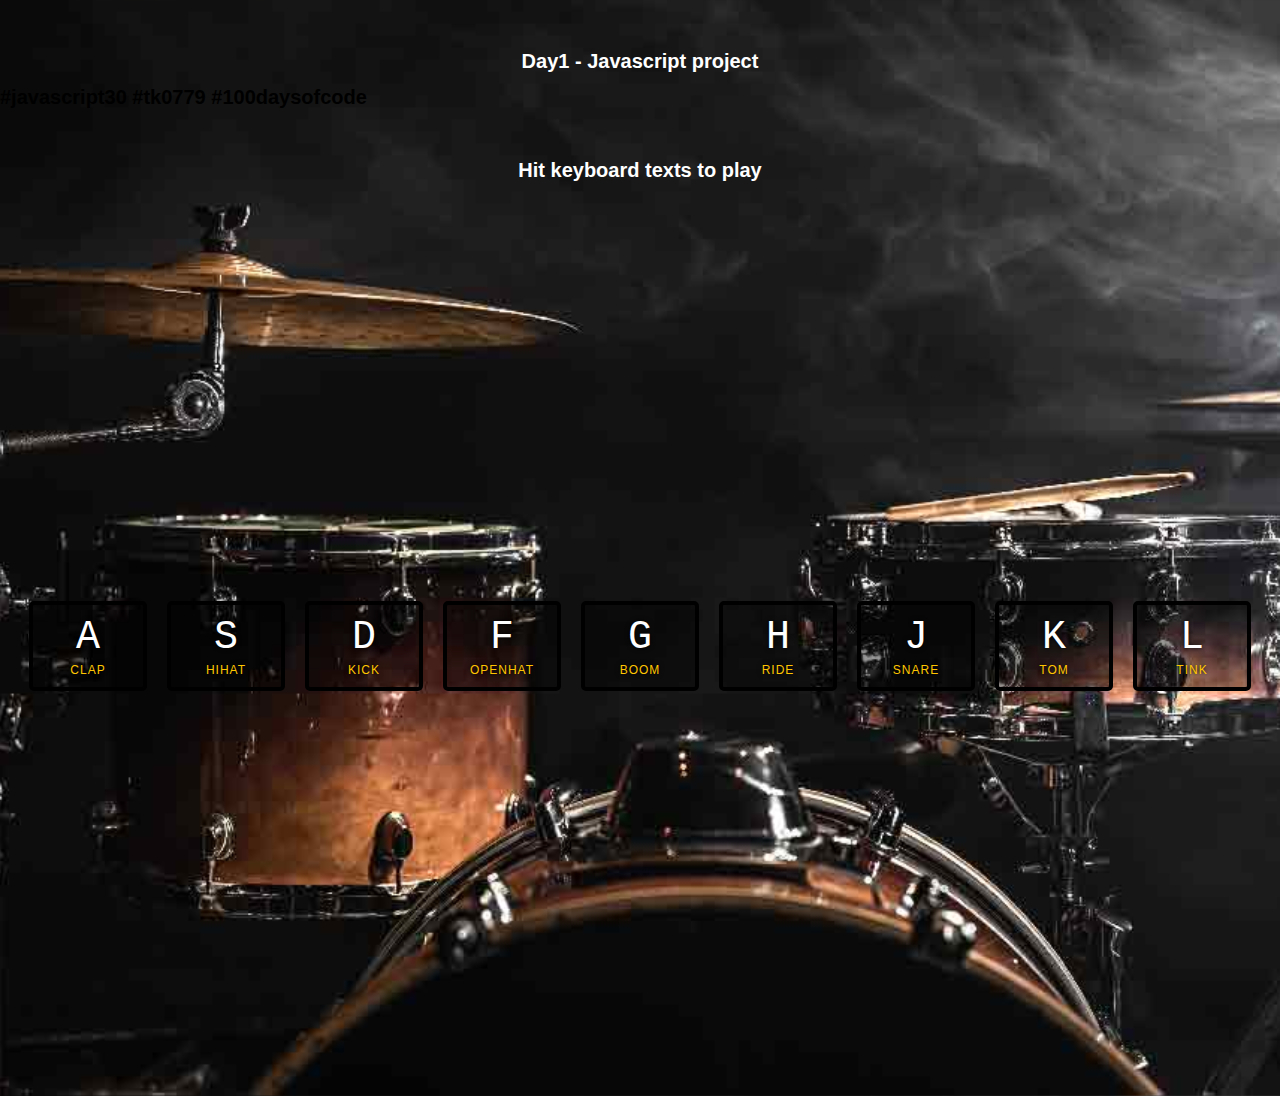
<file: Day01-jsDrumsKit/index.html>
<!DOCTYPE html>
<html lang="en">
<head>
  <meta charset="UTF-8">
  <title>JS Drum Kit</title>
  <link rel="stylesheet" href="style.css">
</head>
<body>

    <h1 class="headtext">Day1 - Javascript project </h1>
    <h1 class="headtext2">
      #javascript30 #tk0779 #100daysofcode
    </h1>
    <h1 class="headtext">Hit keyboard texts to play</h1>  
  
  <div class="keys">
    <div data-key="65" class="key">
      <kbd>A</kbd>
      <span class="sound">clap</span>
    </div>
    <div data-key="83" class="key">
      <kbd>S</kbd>
      <span class="sound">hihat</span>
    </div>
    <div data-key="68" class="key">
      <kbd>D</kbd>
      <span class="sound">kick</span>
    </div>
    <div data-key="70" class="key">
      <kbd>F</kbd>
      <span class="sound">openhat</span>
    </div>
    <div data-key="71" class="key">
      <kbd>G</kbd>
      <span class="sound">boom</span>
    </div>
    <div data-key="72" class="key">
      <kbd>H</kbd>
      <span class="sound">ride</span>
    </div>
    <div data-key="74" class="key">
      <kbd>J</kbd>
      <span class="sound">snare</span>
    </div>
    <div data-key="75" class="key">
      <kbd>K</kbd>
      <span class="sound">tom</span>
    </div>
    <div data-key="76" class="key">
      <kbd>L</kbd>
      <span class="sound">tink</span>
    </div>
  </div>

  <audio data-key="65" src="sounds/clap.wav"></audio>
  <audio data-key="83" src="sounds/hihat.wav"></audio>
  <audio data-key="68" src="sounds/kick.wav"></audio>
  <audio data-key="70" src="sounds/openhat.wav"></audio>
  <audio data-key="71" src="sounds/boom.wav"></audio>
  <audio data-key="72" src="sounds/ride.wav"></audio>
  <audio data-key="74" src="sounds/snare.wav"></audio>
  <audio data-key="75" src="sounds/tom.wav"></audio>
  <audio data-key="76" src="sounds/tink.wav"></audio>

<script>
  
  function playSound(e){
    const audio = document.querySelector(`audio[data-key="${e.keyCode}"]`);
    const key = document.querySelector(`.key[data-key="${e.keyCode}"]`)
    if(!audio) return; // stop the function from running all together
    audio.currentTime = 0; // rewind to the start
    audio.play();
    key.classList.add('playing');
    
  };
  
  function removeTransition(e){
    if(e.propertyName !== 'transform') return;// skip it if it's not a transform
    this.classList.remove('playing');
    console.log(e.propertyName);
  }
  
  const keys = document.querySelectorAll('.key');
  keys.forEach(key => key.addEventListener('transitionend',removeTransition));
  
  window.addEventListener('keydown', playSound);
  
</script>


</body>
</html>
</file>
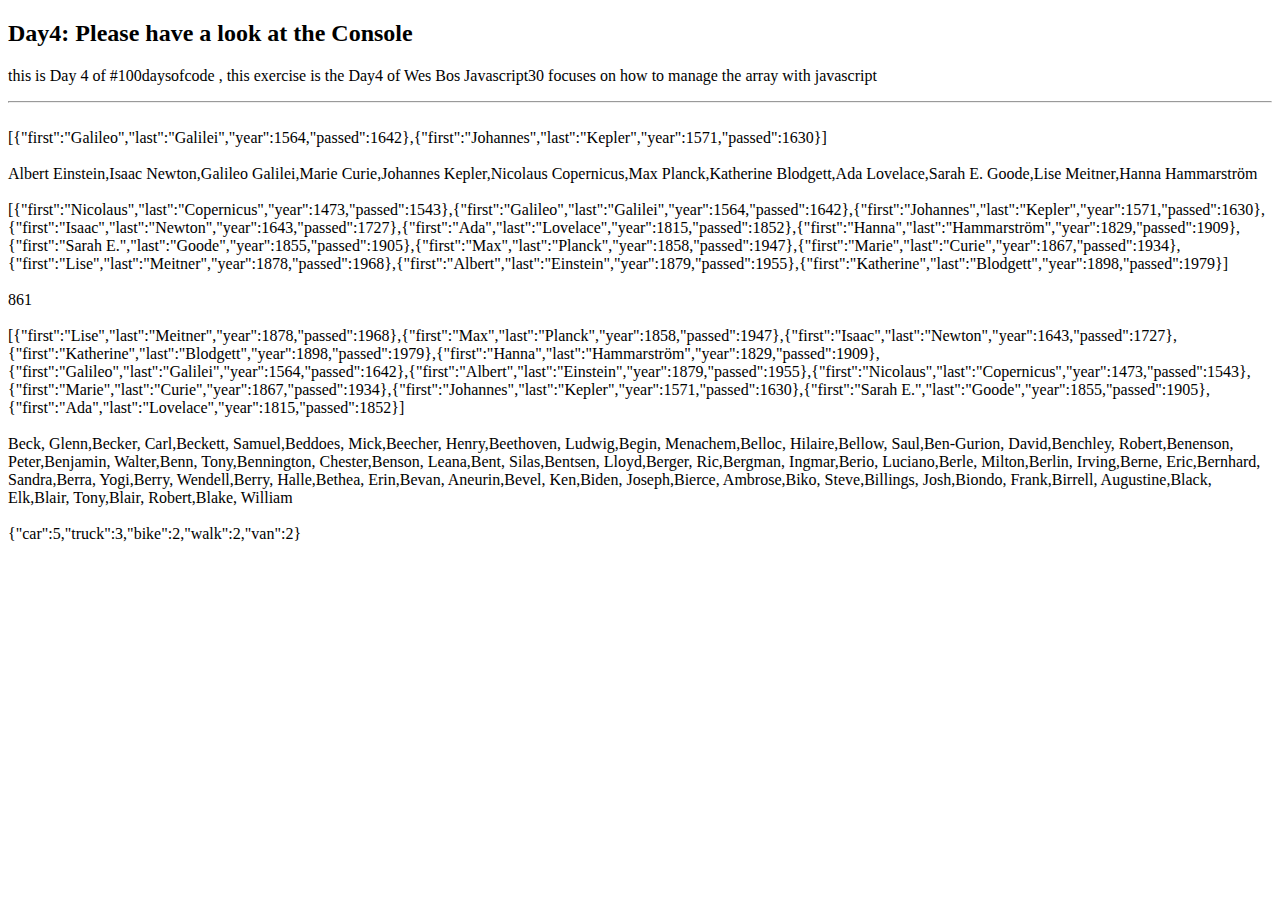
<file: Day04-ArrayCardio/index.html>
<!DOCTYPE html>
<html lang="en">
  <head>
    <meta charset="UTF-8" />
    <title>Array Cardio 💪</title>
  </head>
  <body>
    <h2>Day4: Please have a look at the Console</h2>
    <p>
      this is Day 4 of #100daysofcode , this exercise is the Day4 of Wes Bos
      Javascript30 focuses on how to manage the array with javascript
    </p>

    <hr />
    <br />
    <script>
      // Get your shorts on - this is an array workout!
      // ## Array Cardio Day 1

      // Some data we can work with

      const inventors = [
        { first: "Albert", last: "Einstein", year: 1879, passed: 1955 },
        { first: "Isaac", last: "Newton", year: 1643, passed: 1727 },
        { first: "Galileo", last: "Galilei", year: 1564, passed: 1642 },
        { first: "Marie", last: "Curie", year: 1867, passed: 1934 },
        { first: "Johannes", last: "Kepler", year: 1571, passed: 1630 },
        { first: "Nicolaus", last: "Copernicus", year: 1473, passed: 1543 },
        { first: "Max", last: "Planck", year: 1858, passed: 1947 },
        { first: "Katherine", last: "Blodgett", year: 1898, passed: 1979 },
        { first: "Ada", last: "Lovelace", year: 1815, passed: 1852 },
        { first: "Sarah E.", last: "Goode", year: 1855, passed: 1905 },
        { first: "Lise", last: "Meitner", year: 1878, passed: 1968 },
        { first: "Hanna", last: "Hammarström", year: 1829, passed: 1909 },
      ];

      const people = [
        "Bernhard, Sandra",
        "Bethea, Erin",
        "Becker, Carl",
        "Bentsen, Lloyd",
        "Beckett, Samuel",
        "Blake, William",
        "Berger, Ric",
        "Beddoes, Mick",
        "Beethoven, Ludwig",
        "Belloc, Hilaire",
        "Begin, Menachem",
        "Bellow, Saul",
        "Benchley, Robert",
        "Blair, Robert",
        "Benenson, Peter",
        "Benjamin, Walter",
        "Berlin, Irving",
        "Benn, Tony",
        "Benson, Leana",
        "Bent, Silas",
        "Berle, Milton",
        "Berry, Halle",
        "Biko, Steve",
        "Beck, Glenn",
        "Bergman, Ingmar",
        "Black, Elk",
        "Berio, Luciano",
        "Berne, Eric",
        "Berra, Yogi",
        "Berry, Wendell",
        "Bevan, Aneurin",
        "Ben-Gurion, David",
        "Bevel, Ken",
        "Biden, Joseph",
        "Bennington, Chester",
        "Bierce, Ambrose",
        "Billings, Josh",
        "Birrell, Augustine",
        "Blair, Tony",
        "Beecher, Henry",
        "Biondo, Frank",
      ];

      // Array.prototype.filter()
      // 1. Filter the list of inventors for those who were born in the 1500's

      const fifteen = inventors.filter((inventor) => {
        if (inventor.year >= 1500 && inventor.year < 1600) {
          return true;
        }
      });
      console.table(fifteen);
      document.write(JSON.stringify(fifteen));
      document.write("<br/><br/>");

      // Array.prototype.map()
      // 2. Give us an array of the inventors first and last names

      const fullnames = inventors.map(
        (inventor) => inventor.first + " " + inventor.last
      );
      console.log(fullnames);
      document.write(fullnames);
      document.write("<br/><br/>");

      // Array.prototype.sort()
      // 3. Sort the inventors by birthdate, oldest to youngest
      // const ordered = inventors.sort(function(a,b){
      //   if (a.year > b.year){
      //     return 1;
      //   }else{
      //     return -1;
      // }
      // });

      const ordered = inventors.sort((a, b) => (a.year > b.year ? 1 : -1));
      console.table(ordered);
      document.write(JSON.stringify(ordered));
      document.write("<br/><br/>");

      // Array.prototype.reduce()
      // 4. How many years did all the inventors live all together?

      const totalYears = inventors.reduce((total, inventor) => {
        return total + (inventor.passed - inventor.year);
      }, 0);

      console.log(totalYears);
      document.write(totalYears);
      document.write("<br/><br/>");

      // 5. Sort the inventors by years lived
      const oldest = inventors.sort(function (a, b) {
        const lastGuy = a.passed - a.year;
        const nextGuy = b.passed - b.year;
        return lastGuy > nextGuy ? -1 : 1;
      });
      console.table(oldest);
      document.write(JSON.stringify(oldest));
      document.write("<br/><br/>");

      // 6. create a list of Boulevards in Paris that contain 'de' anywhere in the name
      // https://en.wikipedia.org/wiki/Category:Boulevards_in_Paris
      // const category = document.querySelector('.mw-category');
      // const links = Array.from(category.querySelectorAll('a'));
      // const de = links
      //             .map(link => link.textContent)
      //             .filter(streetName => streetName.includes('de'));

      // 7. sort Exercise
      // Sort the people alphabetically by last name
      const alpha = people.sort((lastOne, nextOne) => {
        const [aLast, aFirst] = lastOne.split(", ");
        const [bLast, bFirst] = nextOne.split(", ");
        return aLast > bLast ? 1 : -1;
      });
      console.log(alpha);
      document.write(alpha);
      document.write("<br/><br/>");

      // 8. Reduce Exercise
      // Sum up the instances of each of these
      const data = [
        "car",
        "car",
        "truck",
        "truck",
        "bike",
        "walk",
        "car",
        "van",
        "bike",
        "walk",
        "car",
        "van",
        "car",
        "truck",
      ];

      const transportation = data.reduce(function (obj, item) {
        if (!obj[item]) {
          obj[item] = 0;
        }
        obj[item]++;
        return obj;
      }, {});
      console.log(transportation);
      document.write(JSON.stringify(transportation));
    </script>
  </body>
</html>
</file>
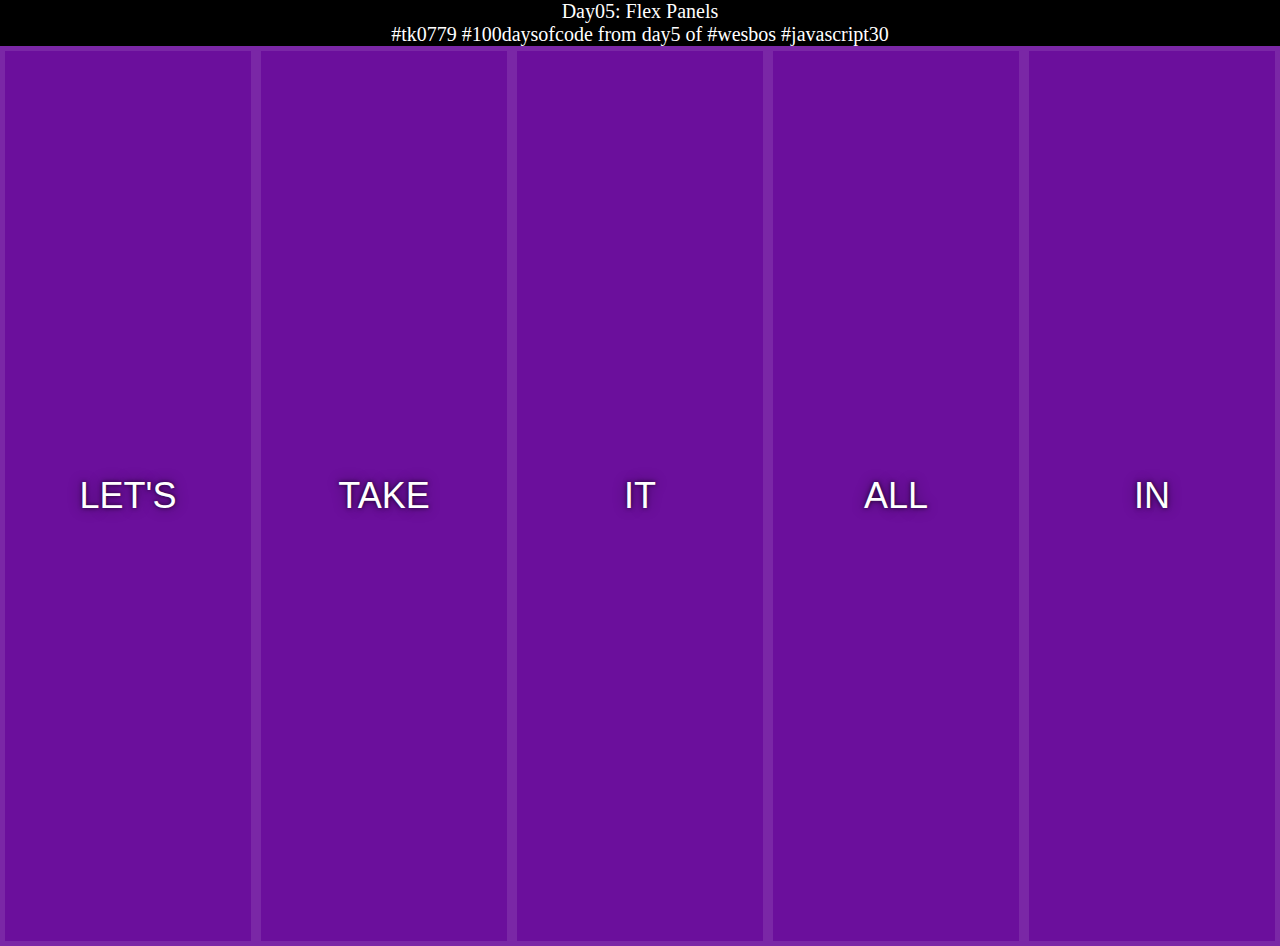
<file: Day05-FlexPanels/index.html>
<!DOCTYPE html>
<html lang="en">
  <head>
    <meta charset="UTF-8" />
    <title>Day05 -Flex Panels 💪</title>
    <link
      href="https://fonts.googleapis.com/css?family=Amatic+SC"
      rel="stylesheet"
      type="text/css"
    />
  </head>
  <body>
    <style>
      html {
        box-sizing: border-box;
        background: #000;
        font-family: "helvetica neue";
        font-size: 20px;
        font-weight: 200;
        color: #fff;
      }

      .headtext{
        text-align: center ;
      }
      body {
        margin: 0;
      }

      *,
      *:before,
      *:after {
        box-sizing: inherit;
      }

      .panels {
        min-height: 100vh;
        overflow: hidden;
        display: flex;
      }

      .panel {
        background: #6b0f9c;
        box-shadow: inset 0 0 0 5px rgba(255, 255, 255, 0.1);
        color: white;
        text-align: center;
        align-items: center;
        /* Safari transitionend event.propertyName === flex */
        /* Chrome + FF transitionend event.propertyName === flex-grow */
        transition: font-size 0.7s cubic-bezier(0.61, -0.19, 0.7, -0.11),
          flex 0.7s cubic-bezier(0.61, -0.19, 0.7, -0.11), background 0.2s;
        font-size: 20px;
        background-size: cover;
        background-position: center;
        flex: 1;
        justify-content: center;
        align-items: center;
        display: flex;
        flex-direction: column;
      }

      .panel1 {
        background-image: url(https://images.unsplash.com/photo-1600607687920-4e2a09cf159d?ixlib=rb-4.0.3&ixid=MnwxMjA3fDB8MHxwaG90by1wYWdlfHx8fGVufDB8fHx8&auto=format&fit=crop&w=870&q=80/1500x1500);
      }
      .panel2 {
        background-image: url(https://images.unsplash.com/photo-1479839672679-a46483c0e7c8?ixlib=rb-4.0.3&ixid=MnwxMjA3fDB8MHxwaG90by1wYWdlfHx8fGVufDB8fHx8&auto=format&fit=crop&w=710&q=80);
      }
      .panel3 {
        background-image: url(https://images.unsplash.com/photo-1548983611-cd2928878978?ixlib=rb-4.0.3&ixid=MnwxMjA3fDB8MHxwaG90by1wYWdlfHx8fGVufDB8fHx8&auto=format&fit=crop&w=735&q=80);
      }
      .panel4 {
        background-image: url(https://images.unsplash.com/photo-1477233534935-f5e6fe7c1159?ixlib=rb-4.0.3&ixid=MnwxMjA3fDB8MHxwaG90by1wYWdlfHx8fGVufDB8fHx8&auto=format&fit=crop&w=870&q=80);
      }
      .panel5 {
        background-image: url(https://images.unsplash.com/photo-1599837487527-e009248aa71b?ixlib=rb-4.0.3&ixid=MnwxMjA3fDB8MHxwaG90by1wYWdlfHx8fGVufDB8fHx8&auto=format&fit=crop&w=687&q=80);
      }

      /* Flex Children */
      .panel > * {
        margin: 0;
        width: 100%;
        transition: transform 0.5s;
        flex: 1 0 auto;
        display: flex;
        justify-content: center;
        align-items: center;
      }

      .panel > *:first-child {
        transform: translateY(-100%);
      }
      .panel.open-active > *:first-child {
        transform: translateY(0);
      }
      .panel > *:last-child {
        transform: translateY(100%);
      }
      .panel.open-active > *:last-child {
        transform: translateY(0);
      }

      .panel p {
        text-transform: uppercase;
        font-family: "Helvetica", cursive;
        text-shadow: 0 0 4px rgba(0, 0, 0, 0.72), 0 0 14px rgba(0, 0, 0, 0.45);
        font-size: 1em;
      }

      .panel p:nth-child(2) {
        font-size: 1.8em;
      }

      .panel.open {
        flex: 5;
        font-size: 40px;
        font-weight: 700;
      }

      @media only screen and (max-width: 800px) {
        .panel p {
          font-size: 0.5em;
        }
      }
    </style>
        
        <div class = 'headtext'>
          <b>
            Day05: Flex Panels 
          </b>
          <br/>
          #tk0779 #100daysofcode from day5 of #wesbos #javascript30

        </div>


    <div class="panels">
      <div class="panel panel1">
        <p>Hey</p>
        <p>Let's</p>
        <p>Dance</p>
      </div>
      <div class="panel panel2">
        <p>Give</p>
        <p>Take</p>
        <p>Receive</p>
      </div>
      <div class="panel panel3">
        <p>Experience</p>
        <p>It</p>
        <p>Today</p>
      </div>
      <div class="panel panel4">
        <p>Give</p>
        <p>All</p>
        <p>You can</p>
      </div>
      <div class="panel panel5">
        <p>Life</p>
        <p>In</p>
        <p>Motion</p>
      </div>
    </div>

    <script>
      const panels = document.querySelectorAll(".panel");

      function toggleOpen() {
        console.log("hello");
        this.classList.toggle("open");
      }

      function toggleActive(e) {
        console.log(e.propertyName);
        if (e.propertyName.includes("flex")) {
          this.classList.toggle("open-active");
        }
      }

      panels.forEach((panel) => panel.addEventListener("click", toggleOpen));
      panels.forEach((panel) =>
        panel.addEventListener("transitionend", toggleActive)
      );
    </script>
  </body>
</html>
</file>
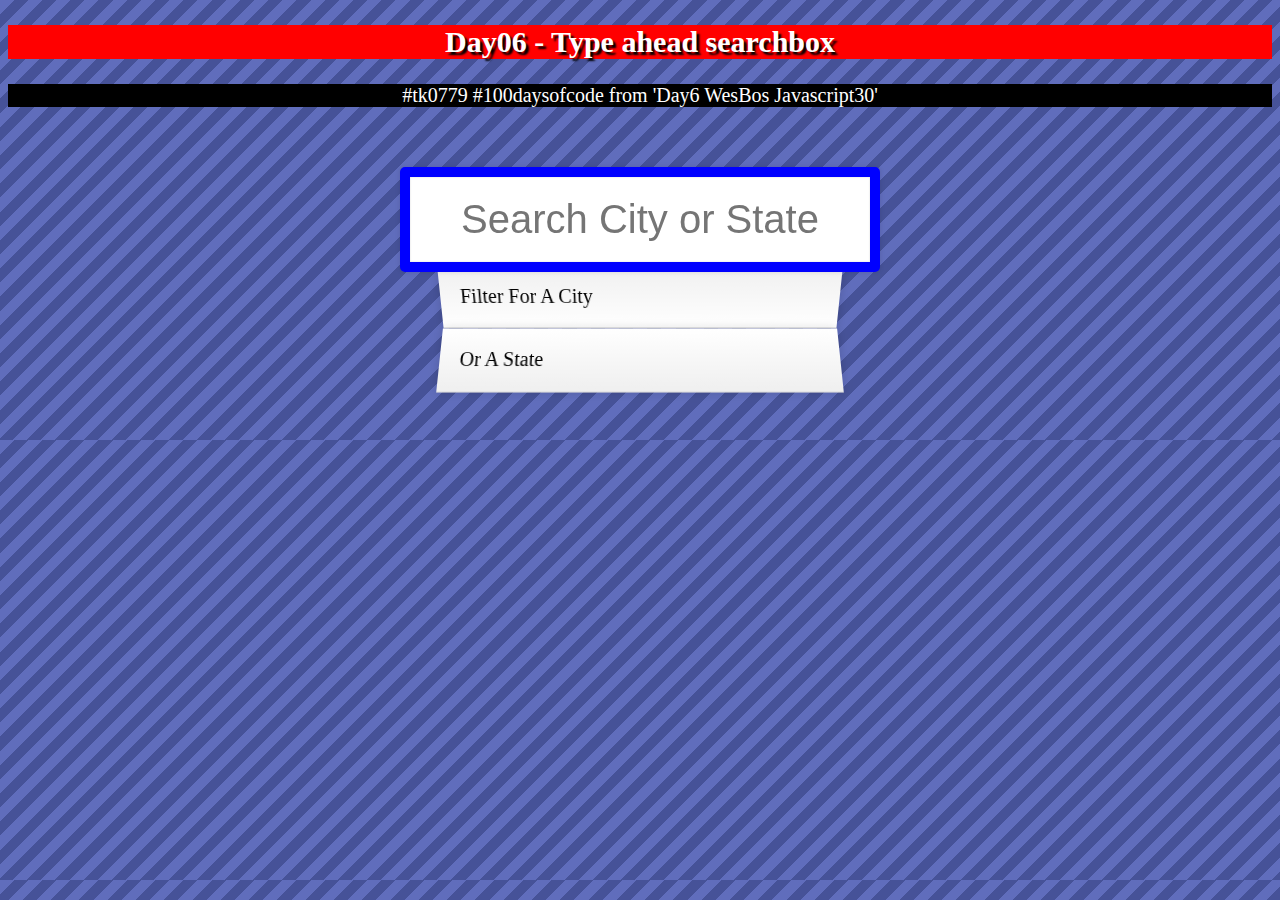
<file: Day06-Type/index.html>
<!DOCTYPE html>
<html lang="en">
<head>
  <meta charset="UTF-8">
  <title>Type Ahead 👀</title>
  <style>
    html {
  box-sizing: border-box;
  background: repeating-linear-gradient(
    135deg,
    #606dbc,
    #606dbc 10px,
    #465298 10px,
    #465298 20px);
  font-family: 'helvetica neue';
  font-size: 20px;
  font-weight: 200;
}

*, *:before, *:after {
  box-sizing: inherit;
}
.headtext{
  text-align: center;
  color:#fff;
  text-shadow: 3px 3px 2px #000;
  background-color: red;
}

.center{
  text-align: center;
  font-weight: 400;
  background-color: black;
  color: white;
}

input {
  width: 100%;
  padding: 20px;
}

.search-form {
  max-width: 400px;
  margin: 50px auto;
}

input.search {
  margin: 0;
  text-align: center;
  outline: 0;
  border: 10px solid blue;
  width: 120%;
  left: -10%;
  position: relative;
  top: 10px;
  z-index: 2;
  border-radius: 5px;
  font-size: 40px;
  box-shadow: 0 0 5px rgba(0, 0, 0, 0.12), inset 0 0 2px rgba(0, 0, 0, 0.19);
}

.suggestions {
  margin: 0;
  padding: 0;
  position: relative;
  /*perspective: 20px;*/
}

.suggestions li {
  background: white;
  list-style: none;
  border-bottom: 1px solid #D8D8D8;
  box-shadow: 0 0 10px rgba(0, 0, 0, 0.14);
  margin: 0;
  padding: 20px;
  transition: background 0.2s;
  display: flex;
  justify-content: space-between;
  text-transform: capitalize;
}

.suggestions li:nth-child(even) {
  transform: perspective(100px) rotateX(3deg) translateY(2px) scale(1.001);
  background: linear-gradient(to bottom,  #ffffff 0%,#EFEFEF 100%);
}

.suggestions li:nth-child(odd) {
  transform: perspective(100px) rotateX(-3deg) translateY(3px);
  background: linear-gradient(to top,  #ffffff 0%,#EFEFEF 100%);
}

span.population {
  font-size: 15px;
}

.hl {
  background: #ffc600;
}
  </style>
</head>
<body>
<h2 class='headtext'>Day06 - Type ahead searchbox</h2>
<p class="center">#tk0779 #100daysofcode from 'Day6 WesBos Javascript30'</p>
  <form class="search-form">
    <input type="text" class="search" placeholder="Search City or State">
    <ul class="suggestions">
      <li>Filter for a city</li>
      <li>or a state</li>
    </ul>
  </form>
<script>
const endpoint = 'https://gist.githubusercontent.com/Miserlou/c5cd8364bf9b2420bb29/raw/2bf258763cdddd704f8ffd3ea9a3e81d25e2c6f6/cities.json';

const cities = [];

fetch(endpoint)
  .then(blob => blob.json())
  .then(data => cities.push(...data))


function findMatches(wordToMatch,cities){
  return cities.filter(place =>{
    const regex = new RegExp(wordToMatch,'gi')
    return place.city.match(regex) || place.state.match(regex)
  });
}

function numberWithCommas(x){
  return x.toString().replace(/\B(?=(\d{3})+(?!\d))/g, ',');
}

function displayMatches(){
  const matchArray = findMatches(this.value, cities);
  const html = matchArray.map(place => {
    const regex = new RegExp(this.value,'gi');
    const cityName = place.city.replace(regex, `<span class = "hl">${this.value}</span>`);
    const stateName = place.state.replace(regex, `<span class = "hl">${this.value}</span>`);


    return `
    <li>
      <span class="name">${cityName},${stateName}</span>
      <span class="population">${numberWithCommas(place.population)}</span>
    </li>
    `;
  }).join('');
  suggestions.innerHTML = html;
  }

const searchInput = document.querySelector('.search');
const suggestions = document.querySelector('.suggestions');

searchInput.addEventListener('change',displayMatches);
searchInput.addEventListener('keyup',displayMatches);


</script>
</body>
</html>
</file>
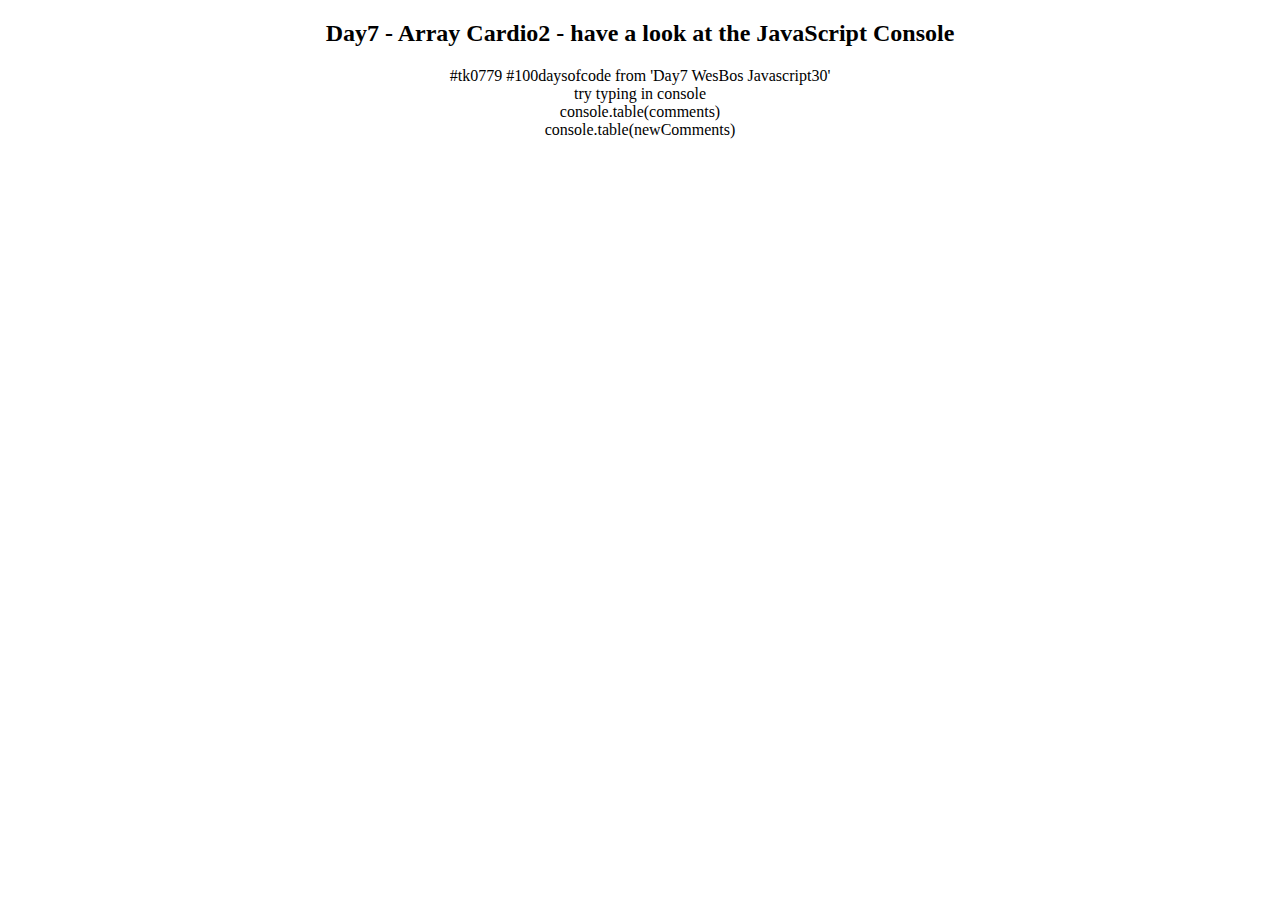
<file: Day07 - ArrayCardio2/index.html>
<!DOCTYPE html>
<html lang="en">
<head>
  <meta charset="UTF-8">
  <title>Day07 - Array Cardio2 💪💪</title>
</head>
<body>
  <h2 style = "text-align:center;">Day7 - Array Cardio2 - have a look at the JavaScript Console</h2>
   <p style = "text-align:center;">#tk0779 #100daysofcode from 'Day7 WesBos Javascript30'<br/>
  try typing in console<br/> 
     console.table(comments) <br/>
     console.table(newComments) <br/>
  </p>
  <script>
    // ## Array Cardio Day 2

    const people = [
      { name: 'Wes', year: 1988 },
      { name: 'Kait', year: 1986 },
      { name: 'Irv', year: 1970 },
      { name: 'Lux', year: 2015 }
    ];

    const comments = [
      { text: 'Love this!', id: 523423 },
      { text: 'Super good', id: 823423 },
      { text: 'You are the best', id: 2039842 },
      { text: 'Ramen is my fav food ever', id: 123523 },
      { text: 'Nice Nice Nice!', id: 542328 }
    ];

    // Some and Every Checks
    // Array.prototype.some() // is at least one person 19 or older?

    // const isAdult = people.some(function(person){
    //   const currentYear = (new Date()).getFullYear();
    //   if (currentYear - person.year >= 19){
    //     return true;
    //   }
    // });

    const isAdult = people.some(person =>((new Date())
    .getFullYear()) - person.year >= 19);
    console.log ({isAdult})

    // Array.prototype.every() // is everyone 19 or older?

    const allAdult = people.every(person =>((new Date())
    .getFullYear()) - person.year >= 19);
    console.log ({allAdult})

  

    // Array.prototype.find()
    // Find is like filter, but instead returns just the one you are looking for
    // find the comment with the ID of 823423

    // const comment = comments.find(function(comment){
    //   if (comment.id === 823423){
    //     return true;
    //   }
    // });
    // console.log(comment)

    const comment = comments.find(comment => comment.id === 823423)
    console.log(comment)
    

    // Array.prototype.findIndex()
    // Find the comment with this ID
    // delete the comment with the ID of 823423

    const index = comments.findIndex(comment => comment.id === 823423);
    console.log(index);

    // comment.splice(index,1);
    
    const newComments = [
      ...comments.slice(0, index),
      ...comments.slice(index +1)
    ];

  </script>
</body>
</html>
</file>
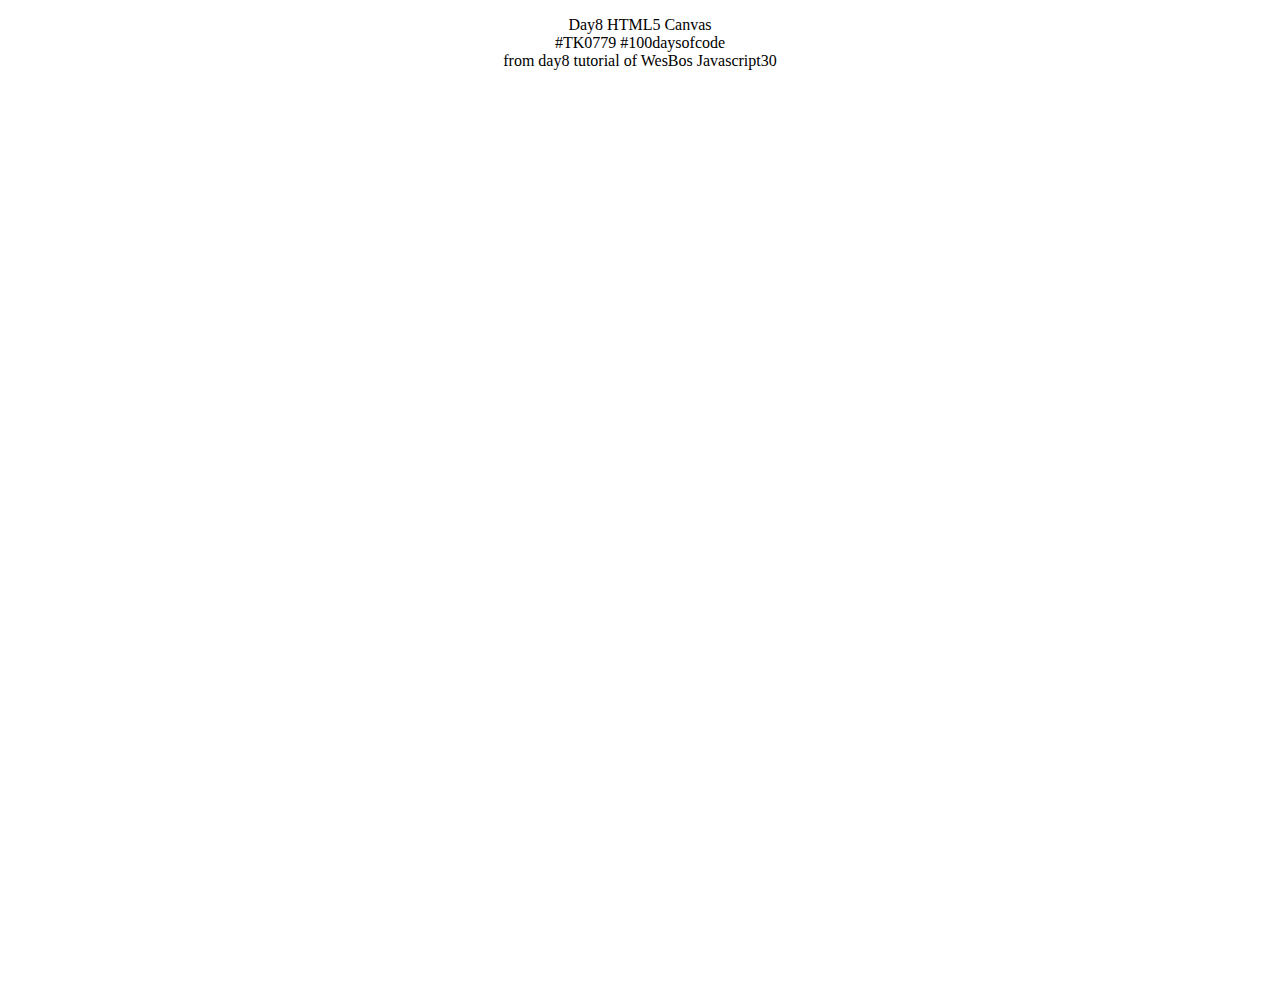
<file: Day08 - HTML5 Canvas/index.html>
<!DOCTYPE html>
<html lang="en">
<head>
  <meta charset="UTF-8">
  <title>Day8 HTML5 Canvas</title>
</head>
<body>
  <p class = 'headtext'>Day8 HTML5 Canvas<br/>
  #TK0779 #100daysofcode<br/>
from day8 tutorial of WesBos Javascript30</p>
<canvas id="draw" width="800" height="800"></canvas>
<script>
const canvas = document.querySelector('#draw');
const ctx = canvas.getContext('2d');
canvas.width = window.innerWidth;
canvas.height = window.innerHeight;
ctx.strokeStyle = '#BADA55';
ctx.lineJoin = 'round';
ctx.lineCap = 'round';
ctx.lineWidth = 10;
ctx.globalCompositeOperation = 'hue';

let isDrawing = false;
let lastX = 0;
let lastY = 0;
let hue = 0;
let direction = true;

function draw(e){
  if(!isDrawing) return //stop fn from running without mousedown
  console.log(e);
  ctx.strokeStyle = `hsl(${hue},100%,50%`;

  ctx.beginPath(); //start from
  ctx.moveTo(lastX,lastY); //go to
  ctx.lineTo(e.offsetX, e.offsetY);
  ctx.stroke();
  [lastX, lastY] = [e.offsetX, e.offsetY];
  hue++
  if(hue >=360){
    hue=0
  };

  if (ctx.lineWidth >= 100 || ctx.lineWidth <=1){
    direction = !direction;
  }
  if (direction){
    ctx.lineWidth++;
  }else{
    ctx.lineWidth--;
  }
}

canvas.addEventListener('mousedown',(e) => {
  isDrawing = true;
  [lastX,lastY] = [e.offsetX, e.offsetY];

});

canvas.addEventListener('mousemove',draw);
canvas.addEventListener('mouseup',() => isDrawing = false);
canvas.addEventListener('mouseout',() => isDrawing = false);



</script>

<style>
  html, body {
    margin: 0;
  }
  .headtext{
    text-align: center;
  }
</style>

</body>
</html>
</file>
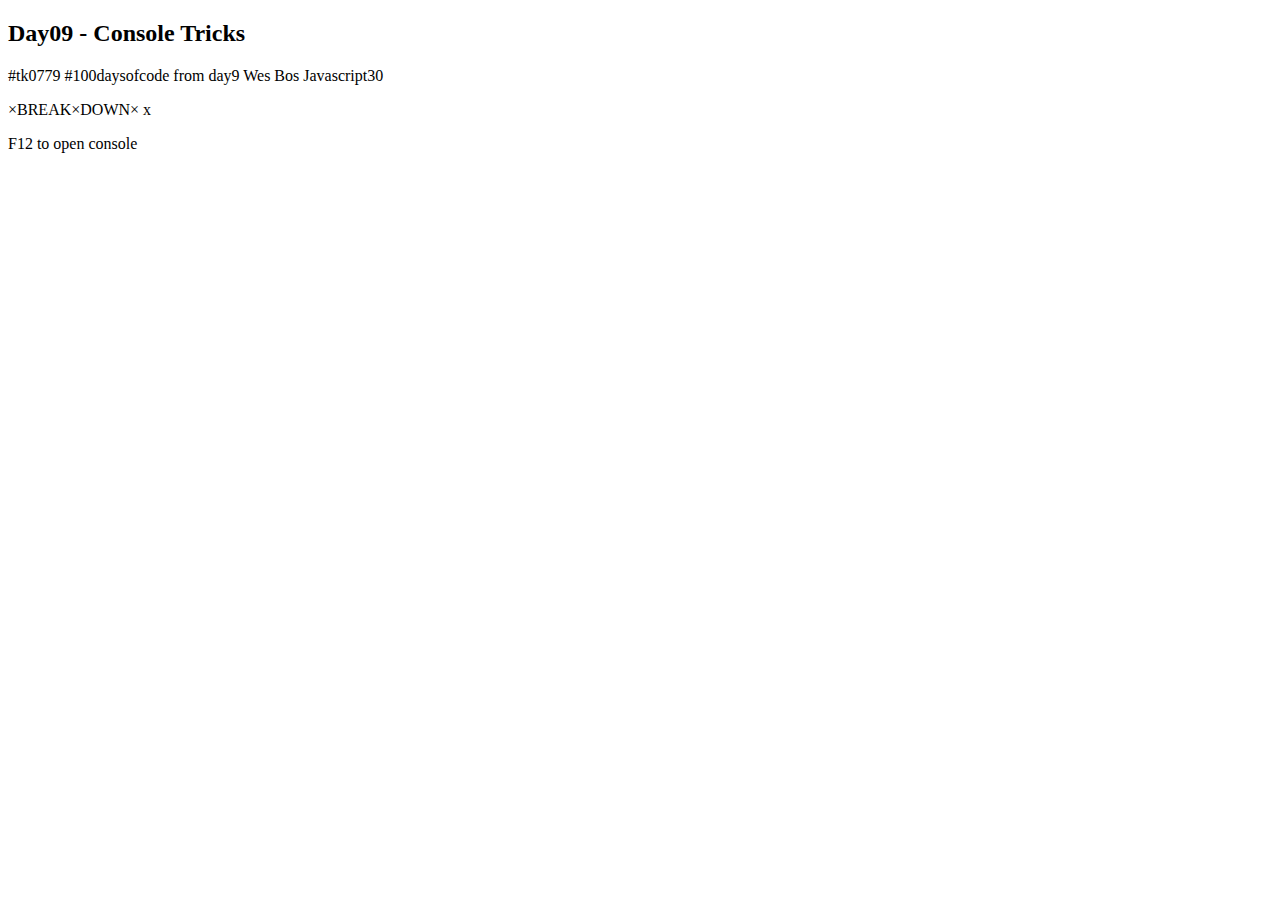
<file: Day09 - Console Tricks/index.html>
<!DOCTYPE html>
<html lang="en">
<head>
  <meta charset="UTF-8">
  <title>Console Tricks!</title>
</head>
<body>
  <h2>Day09 - Console Tricks</h2>
  <p onClick="makeGreen()">#tk0779 #100daysofcode from day9 Wes Bos Javascript30</p>
  <p onClick="makeGreen()">×BREAK×DOWN× x</p>
  <p onClick="makeGreen()">F12 to open console</p>


  <script>
    const dogs = [{ name: 'Snickers', age: 2 }, { name: 'hugo', age: 8 }, { name: 'Mara', age: 17 }, { name: 'Mafan', age: 11 }];

    function makeGreen() {
      const p = document.querySelector('p');
      p.style.color = '#BADA55';
      p.style.fontSize = '50px';
    }

    // Regular 
    console.log('Hello');

    // Interpolated
    console.log('Hello I am a %s string!','cool');

    // Styled
    console.log('%cHello I am some great text','font-size:30px');

    // warning!
    console.warn('oh nooo!');
    // Error :|
    console.error('shit!');
    // Info
    console.info('Skies are blue!');
    // Testing
    const p = document.querySelector('p');
    console.assert(p.classList.contains('x'), 'that is wrong!');
    // clearing
    // console.clear();

    // Viewing DOM Elements
    console.log(p)
    console.dir(p)
    // console.clear();

    // Grouping together
    dogs.forEach(dog =>{
      console.group(`${dog.name}`);
      console.log(`This is ${dog.name}`);
      console.log(`${dog.name} is ${dog.age} years old.`);
      console.log(`${dog.name} is ${dog.age*7} dog years old.`);
      console.groupEnd(`${dog.name}`);
    });

    // counting
    console.count('dogs');
    console.count('dogs');
    console.count('cats');
    console.count('dogs');
    console.count('cats');

    // timing
    console.time('fetching data');
    fetch('https://api.github.com/users/wesbos')
    .then(data => data.json())
    .then(data => {
      console.timeEnd('fetching data');
      console.log(data)
    })

    console.table(dogs)
  

  </script>
</body>
</html>
</file>
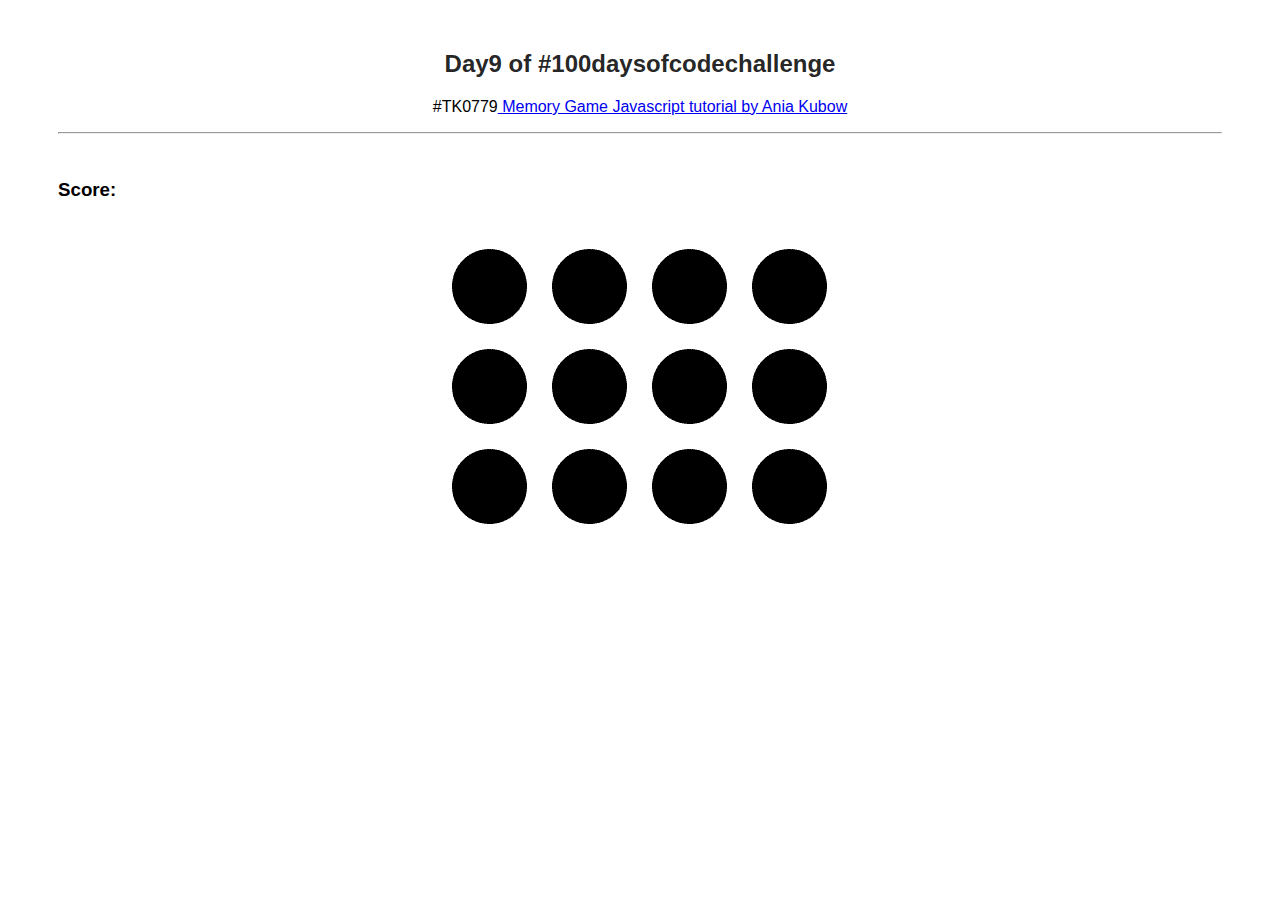
<file: Day09-R2-MemoryGame/index.html>
<!DOCTYPE html>
<html lang="en" dir="ltr">
<head>
  <meta charset="UTF-8">
  <title>Day09-R2-Memory Game</title>
  <link rel="stylesheet" href="style.css"></link>
  <script src="app.js" charset="utf-8"></script>
</head>
<body>
<div class="container">
    <h2 class="center">Day9 of #100daysofcodechallenge</h2>
    <p class="center">#TK0779<a href=https://www.freecodecamp.org/news/javascript-projects-for-beginners/#how-to-build-a-tic-tac-toe-game-using-react-hooks target="_blank"> Memory Game Javascript tutorial by Ania Kubow </a></p>
    <hr/>
    <br/>
    <h3>Score:<span id="result"></span></h3>
    <br/>
    
    <div class="grid">
    </div>

</div>

</body>
</html>
</file>
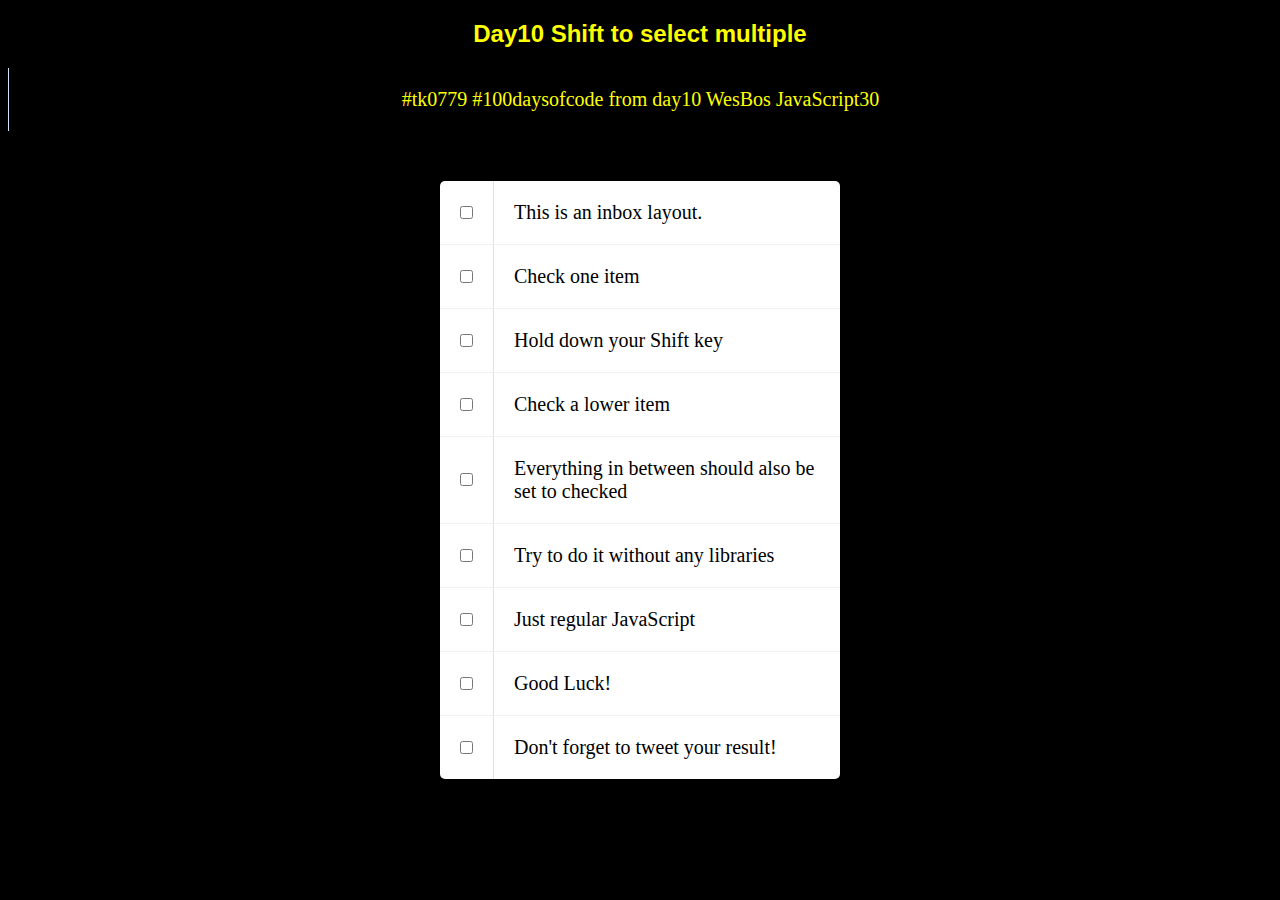
<file: Day10-shifttoaddmultiple/index.html>
<!DOCTYPE html>
<html lang="en">
<head>
  <meta charset="UTF-8">
  <title>Hold Shift to Check Multiple Checkboxes</title>
</head>
<body>
  <style>

    html {
      font-family: sans-serif;
      background: #000;
      
    }

    .inbox {
      max-width: 400px;
      margin: 50px auto;
      background: white;
      border-radius: 5px;
      box-shadow: 10px 10px 0 rgba(0,0,0,0.1);
    }

    .item {
      display: flex;
      align-items: center;
      border-bottom: 1px solid #F1F1F1;
    }

    .item:last-child {
      border-bottom: 0;
    }

    input:checked + p {
      background: #F9F9F9;
      text-decoration: line-through;
    }

    input[type="checkbox"] {
      margin: 20px;
    }

    p {
      margin: 0;
      padding: 20px;
      transition: background 0.2s;
      flex: 1;
      font-family:'helvetica neue';
      font-size: 20px;
      font-weight: 200;
      border-left: 1px solid #D1E2FF;
    }

    .center{
        text-align: center;
        color: yellow;
    }
  </style>
   <!--
   The following is a common layout you would see in an email client.

   When a user clicks a checkbox, holds Shift, and then clicks another checkbox a few rows down, all the checkboxes inbetween those two checkboxes should be checked.

  -->
  <h2 class = 'center'>Day10 Shift to select multiple</h2>
  <p class="center">#tk0779 #100daysofcode from day10 WesBos JavaScript30</p>
  <div class="inbox">
    <div class="item">
      <input type="checkbox">
      <p>This is an inbox layout.</p>
    </div>
    <div class="item">
      <input type="checkbox">
      <p>Check one item</p>
    </div>
    <div class="item">
      <input type="checkbox">
      <p>Hold down your Shift key</p>
    </div>
    <div class="item">
      <input type="checkbox">
      <p>Check a lower item</p>
    </div>
    <div class="item">
      <input type="checkbox">
      <p>Everything in between should also be set to checked</p>
    </div>
    <div class="item">
      <input type="checkbox">
      <p>Try to do it without any libraries</p>
    </div>
    <div class="item">
      <input type="checkbox">
      <p>Just regular JavaScript</p>
    </div>
    <div class="item">
      <input type="checkbox">
      <p>Good Luck!</p>
    </div>
    <div class="item">
      <input type="checkbox">
      <p>Don't forget to tweet your result!</p>
    </div>
  </div>

<script>
    const checkboxes = document.querySelectorAll('.inbox input[type="checkbox"]');

    let lastChecked;

    function handleCheck(e){

        let inBetween = false;
        if (e.shiftKey && this.checked) {
        
            checkboxes.forEach(checkbox =>{
                console.log(checkbox)
                if (checkbox === this || checkbox === lastChecked){ 
                    inBetween = !inBetween;
                    console.log('Starting to check then inBetween')

                }

                if(inBetween){
                    checkbox.checked = true;
                }

            })
        }
        lastChecked = this;
    }

    checkboxes.forEach(checkbox => checkbox.addEventListener('click',handleCheck));
</script>

</body>
</html>
</file>
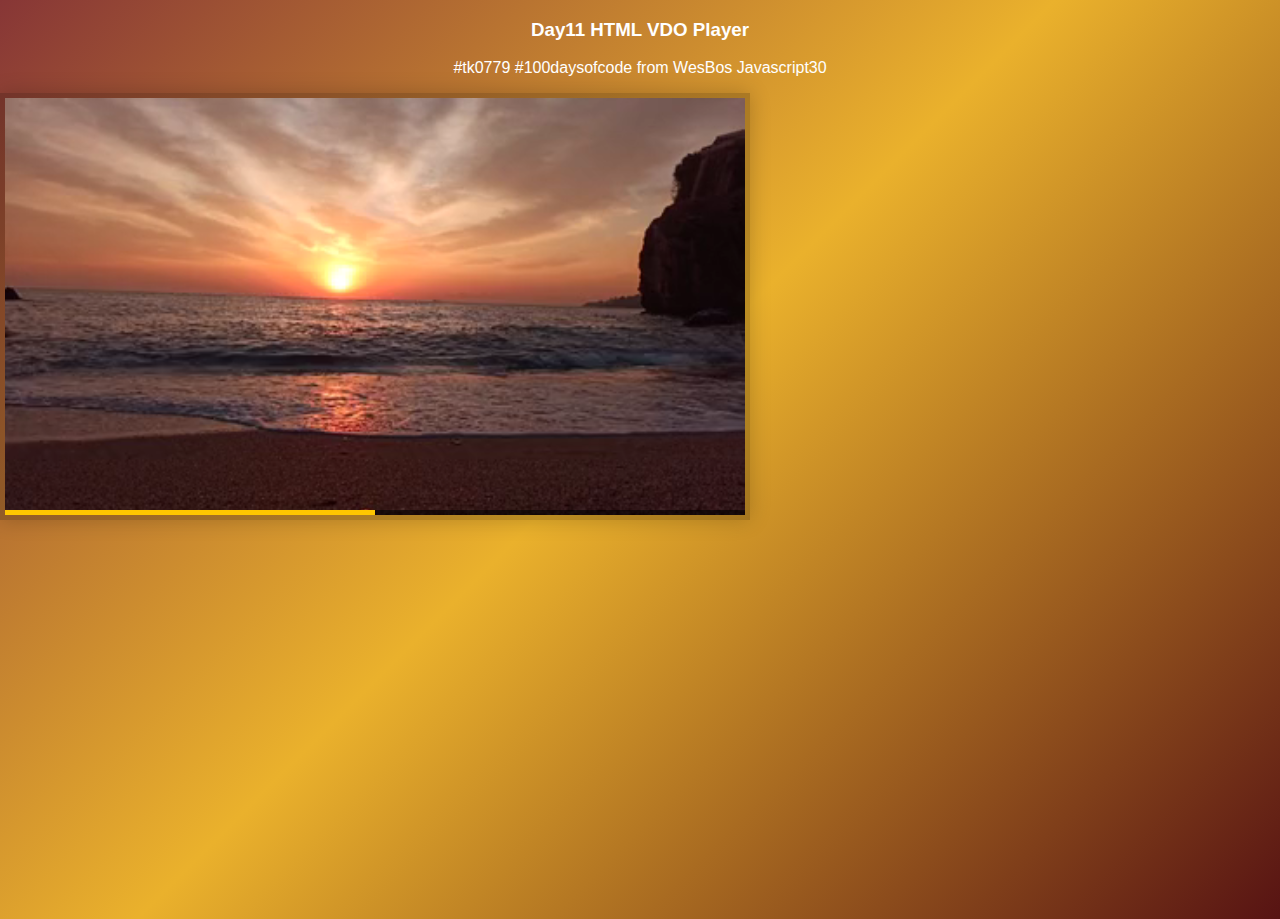
<file: Day11-HTMLVDOplayer/index.html>
<!DOCTYPE html>
<html lang="en">
<head>
  <meta charset="UTF-8">
  <title>HTML Video Player</title>
  <link rel="stylesheet" href="style.css">
</head>
<body>
<h3 class = 'headtext'>Day11 HTML VDO Player</h3>
<p class="headtext">#tk0779 #100daysofcode from WesBos Javascript30</p>
   <div class="player">

     <video class="player__video viewer" src="day11-vdo.mp4"></video>

     <div class="player__controls">
       <div class="progress">
        <div class="progress__filled"></div>
       </div>
       <button class="player__button toggle" title="Toggle Play">►</button>
       <input type="range" name="volume" class="player__slider" min="0" max="1" step="0.05" value="1">
       <input type="range" name="playbackRate" class="player__slider" min="0.5" max="2" step="0.1" value="1">
       <button data-skip="-10" class="player__button">« 10s</button>
       <button data-skip="25" class="player__button">25s »</button>
     </div>
   </div>

  <script src="scripts.js"></script>
</body>
</html>
</file>
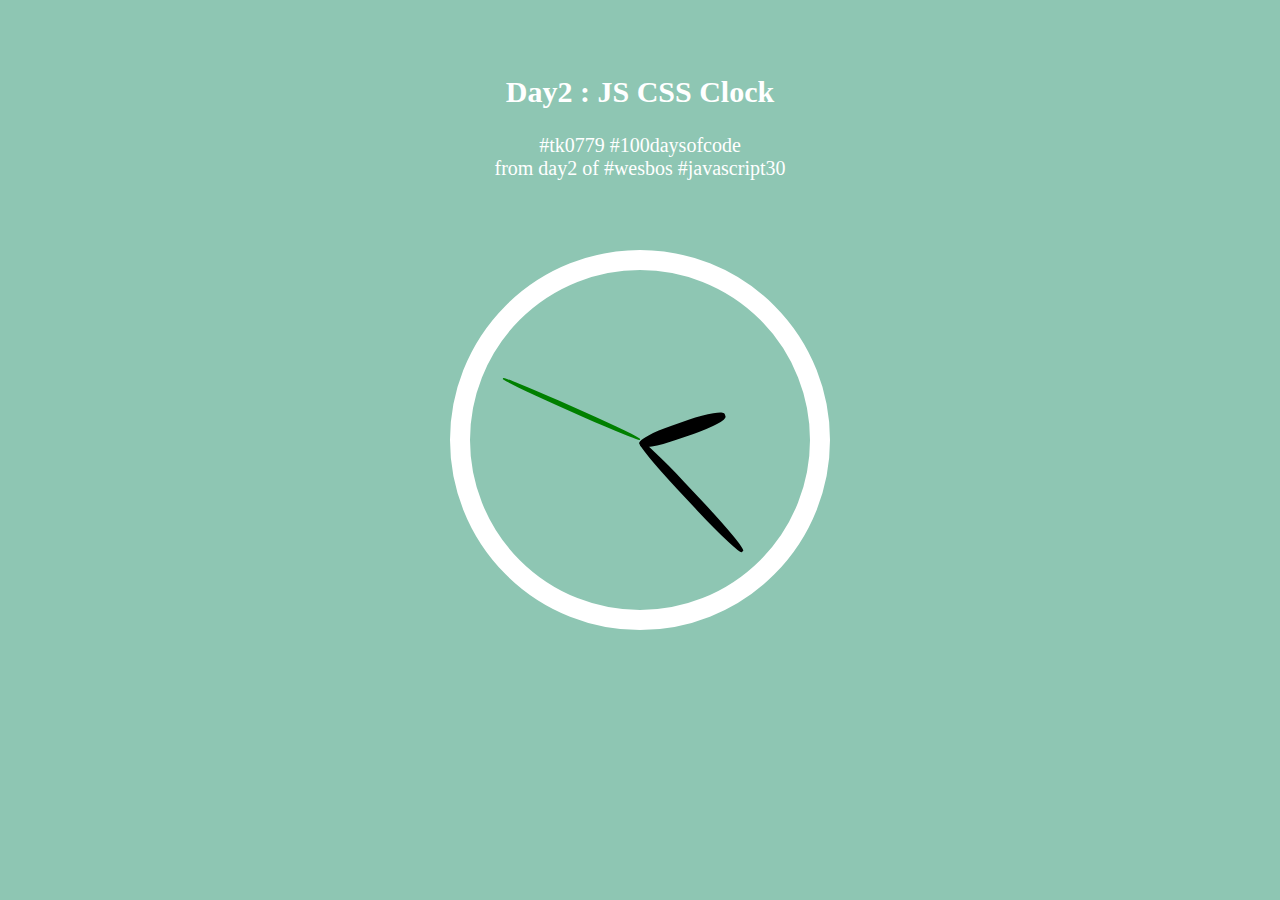
<file: Day2JsCssClock/index.html>
<!DOCTYPE html>
<html lang="en">
  <head>
    <meta charset="UTF-8" />
    <title>Day2-JS CSS Clock</title>
  </head>
  <body>
    <div class="texthead">
      <h2>Day2 : JS CSS Clock</h2>
      <p>#tk0779 #100daysofcode<br />from day2 of #wesbos #javascript30</p>
    </div>
    <div class="clock">
      <div class="clock-face">
        <div class="hand hour-hand"></div>
        <div class="hand min-hand"></div>
        <div class="hand second-hand"></div>
      </div>
    </div>

    <style>
      html {
        background: #8ec6b3;
        background-size: cover;
        font-family: "helvetica neue";
        text-align: center;
        font-size: 10px;
      }

      body {
        margin: 0;
        font-size: 2rem;
        display: grid;
        /* min-height: 100vh; */
        align-items: center;
      }

      .texthead {
        color: white;
        justify-content: center;
        margin: auto;
        margin-top: 50px;
      }

      .clock {
        width: 30rem;
        height: 30rem;
        display: flex;
        border: 20px solid white;
        border-radius: 50%;
        margin: 50px auto;
        position: relative;
        padding: 2rem;
        box-shadow: 0 0 0 4px rgba(0, 0, 0, 0.1), inset 0 0 0 3px #efefef,
          inset 0 0 10px blac0k, 0 0 10px rgba(0, 0, 0, 0.2);
      }

      .clock-face {
        position: relative;
        width: 100%;
        height: 100%;
        transform: translateY(
          -3px
        ); /* account for the height of the clock hands */
      }

      .hand {
        width: 50%;
        height: 6px;
        background: black;
        position: absolute;
        border-radius: 40%;
        top: 50%;
        transform-origin: 100%;
        transform: rotate(90deg);
        /* transition: all 0.5s; */
        transition-timing-function: cubic-bezier(0.1, 2.65, 0.5, 1);
      }

      .hour-hand {
        width: 30%;
        height: 15px;
        background: black;
        position: absolute;
        top: 50%;
        left: 20%;
        transform-origin: 100%;
      }

      .min-hand {
        width: 50%;
        height: 10px;
        background: black;
        position: absolute;
        top: 50%;
        transform-origin: 100%;
      }

      .second-hand {
        width: 50%;
        height: 5px;
        background: green;
        position: absolute;
        top: 50%;
        transform-origin: 100%;
        transition-timing-function: cubic-bezier(0.1, 2.65, 0.5, 1);
      }
    </style>

    <script>
      const secondHand = document.querySelector(".second-hand");
      const minsHand = document.querySelector(".min-hand");
      const hourHand = document.querySelector(".hour-hand");

      function setDate() {
        const now = new Date();

        const seconds = now.getSeconds();
        const secondsDegrees = (seconds / 60) * 360 + 90;
        secondHand.style.transform = `rotate(${secondsDegrees}deg)`;

        const mins = now.getMinutes();
        const minsDegrees = (mins / 60) * 360 + (seconds / 60) * 6 + 90;
        minsHand.style.transform = `rotate(${minsDegrees}deg)`;

        const hour = now.getHours();
        const hourDegrees = (hour / 12) * 360 + (mins / 60) * 30 + 90;
        hourHand.style.transform = `rotate(${hourDegrees}deg)`;
      }
      setInterval(setDate, 1000);

      setDate();
    </script>
  </body>
</html>
</file>
<file: Day01-jsDrumsKit/style.css>
html {
  font-size: 10px;
  background: url('./background.jpg') bottom center;
  background-size: cover;
}

body,html {
  margin: 0;
  padding: 0;
  font-family: sans-serif;
}

.headtext{
  color: white;
  display: flex;
  justify-content: center;
  margin-top: 50px;
}

.keys {
  display: flex;
  flex: 1;
  min-height: 100vh;
  align-items: center;
  justify-content: center;
}

.key {
  border: .4rem solid black;
  border-radius: .5rem;
  margin: 1rem;
  font-size: 1.5rem;
  padding: 1rem .5rem;
  transition: all .07s ease;
  width: 10rem;
  text-align: center;
  color: white;
  background: rgba(0,0,0,0.4);
  text-shadow: 0 0 .5rem black;
}

.playing {
  transform: scale(1.1);
  border-color: #ffc600;
  box-shadow: 0 0 1rem #ffc600;
}

kbd {
  display: block;
  font-size: 4rem;
}

.sound {
  font-size: 1.2rem;
  text-transform: uppercase;
  letter-spacing: .1rem;
  color: #ffc600;
}
</file>
<file: Day09-R2-MemoryGame/style.css>
body{
    color: #000;
    font-family: Arial, Helvetica, sans-serif;
    background-color: ;
}

h2{
    background-color: #fff;
    color:#000d
}

p{
    background-color: #fff;
    color: #000;
}

.container{    
    margin: 50px;
}

.center{
    text-align: center;
}

.grid {
    margin: auto;
    display: flex;
    flex-wrap: wrap;
    width: 400px;
    height: 300px;
  }
</file>
<file: Day11-HTMLVDOplayer/style.css>
html {
  box-sizing: border-box;
}

*,
*:before,
*:after {
  box-sizing: inherit;
}

body {
  font-family: Arial, Helvetica, sans-serif;
  margin: 0;
  padding: 0;
  background: grey;
  min-height: 100vh;
  background: linear-gradient(135deg, rgb(135, 54, 54) 0%, rgb(234, 177, 44) 48%, rgb(87, 19, 19) 100%);
  background-size: cover;
  align-items: center;
  justify-content: center;
  
}

.player {
  max-width: 750px;
  border: 5px solid rgba(0, 0, 0, 0.2);
  box-shadow: 0 0 20px rgba(0, 0, 0, 0.2);
  position: relative;
  font-size: 0;
  overflow: hidden;
}

/* This css is only applied when fullscreen is active. */
.player:fullscreen {
  max-width: none;
  width: 100%;
}

.player:-webkit-full-screen {
  max-width: none;
  width: 100%;
}

.player__video {
  width: 100%;
}

.player__button {
  background: none;
  border: 0;
  line-height: 1;
  color: white;
  text-align: center;
  outline: 0;
  padding: 0;
  cursor: pointer;
  max-width: 50px;
}

.player__button:focus {
  border-color: #ffc600;
}

.player__slider {
  width: 10px;
  height: 30px;
}

.player__controls {
  display: flex;
  position: absolute;
  bottom: 0;
  width: 100%;
  transform: translateY(100%) translateY(-5px);
  transition: all 0.3s;
  flex-wrap: wrap;
  background: rgba(0, 0, 0, 0.1);
}

.player:hover .player__controls {
  transform: translateY(0);
}

.player:hover .progress {
  height: 15px;
}

.player__controls > * {
  flex: 1;
}

.progress {
  flex: 10;
  position: relative;
  display: flex;
  flex-basis: 100%;
  height: 5px;
  transition: height 0.3s;
  background: rgba(0, 0, 0, 0.5);
  cursor: ew-resize;
}

.progress__filled {
  width: 50%;
  background: #ffc600;
  flex: 0;
  flex-basis: 50%;
}

/* unholy css to style input type="range" */

input[type="range"] {
  -webkit-appearance: none;
  background: transparent;
  width: 100%;
  margin: 0 5px;
}

input[type="range"]:focus {
  outline: none;
}

input[type="range"]::-webkit-slider-runnable-track {
  width: 100%;
  height: 8.4px;
  cursor: pointer;
  box-shadow: 1px 1px 1px rgba(0, 0, 0, 0), 0 0 1px rgba(13, 13, 13, 0);
  background: rgba(255, 255, 255, 0.8);
  border-radius: 1.3px;
  border: 0.2px solid rgba(1, 1, 1, 0);
}

input[type="range"]::-webkit-slider-thumb {
  height: 15px;
  width: 15px;
  border-radius: 50px;
  background: #ffc600;
  cursor: pointer;
  -webkit-appearance: none;
  margin-top: -3.5px;
  box-shadow: 0 0 2px rgba(0, 0, 0, 0.2);
}

input[type="range"]:focus::-webkit-slider-runnable-track {
  background: #bada55;
}

input[type="range"]::-moz-range-track {
  width: 100%;
  height: 8.4px;
  cursor: pointer;
  box-shadow: 1px 1px 1px rgba(0, 0, 0, 0), 0 0 1px rgba(13, 13, 13, 0);
  background: #ffffff;
  border-radius: 1.3px;
  border: 0.2px solid rgba(1, 1, 1, 0);
}

input[type="range"]::-moz-range-thumb {
  box-shadow: 0 0 0 rgba(0, 0, 0, 0), 0 0 0 rgba(13, 13, 13, 0);
  height: 15px;
  width: 15px;
  border-radius: 50px;
  background: #ffc600;
  cursor: pointer;
}

.headtext{
  color: #ffffff;
  text-align: center;
}
</file>
